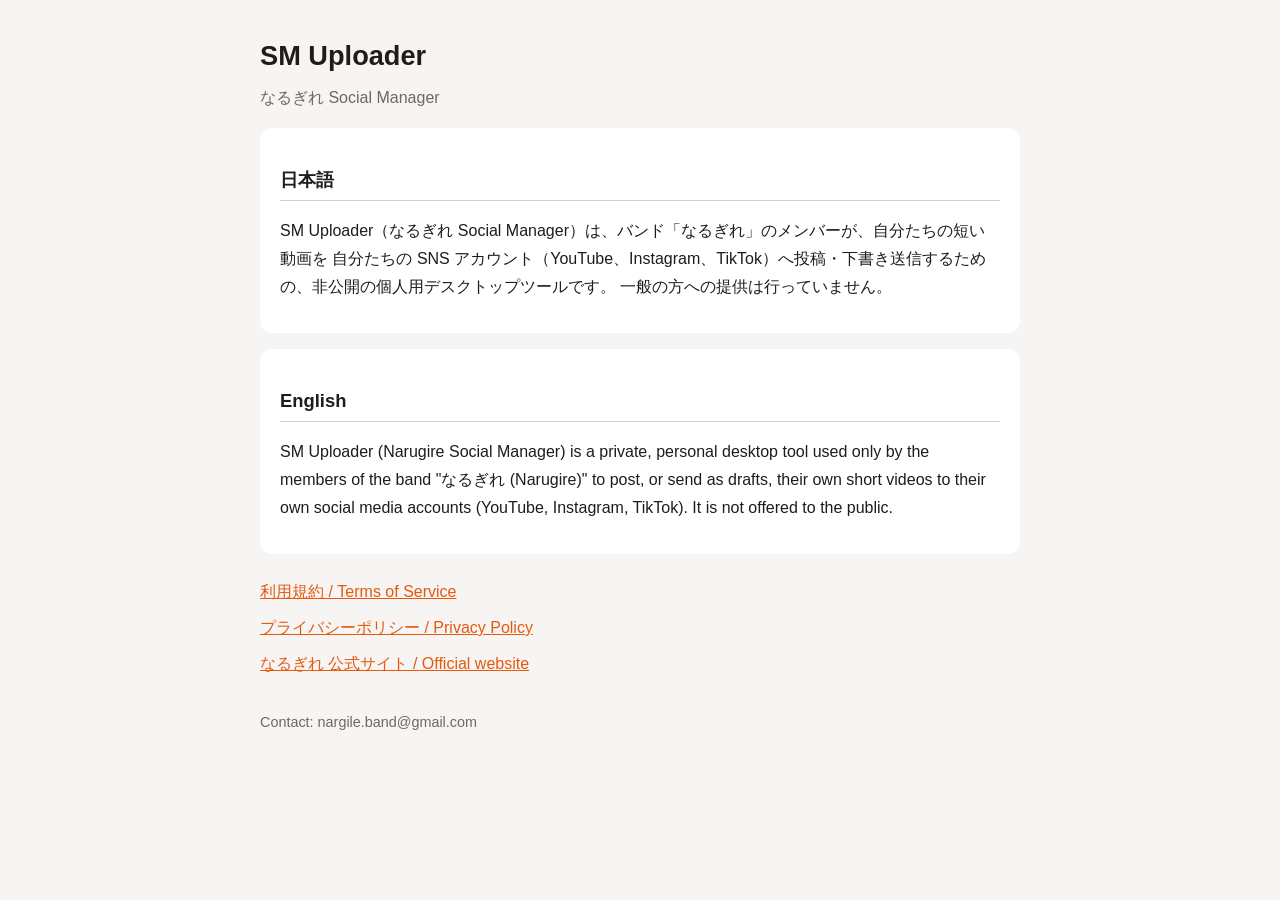
<file: index.html>
<!doctype html>
<html lang="ja">
<head>
<meta charset="utf-8">
<meta name="viewport" content="width=device-width, initial-scale=1">
<title>SM Uploader</title>
<link rel="stylesheet" href="style.css">
</head>
<body>
<main>
  <h1>SM Uploader</h1>
  <p class="lead">なるぎれ Social Manager</p>

  <section>
    <h2>日本語</h2>
    <p>
      SM Uploader（なるぎれ Social Manager）は、バンド「なるぎれ」のメンバーが、自分たちの短い動画を
      自分たちの SNS アカウント（YouTube、Instagram、TikTok）へ投稿・下書き送信するための、非公開の個人用デスクトップツールです。
      一般の方への提供は行っていません。
    </p>
  </section>

  <section>
    <h2>English</h2>
    <p>
      SM Uploader (Narugire Social Manager) is a private, personal desktop tool used only by the members of the band
      "なるぎれ (Narugire)" to post, or send as drafts, their own short videos to their own social media accounts
      (YouTube, Instagram, TikTok). It is not offered to the public.
    </p>
  </section>

  <nav>
    <a href="terms.html">利用規約 / Terms of Service</a>
    <a href="privacy.html">プライバシーポリシー / Privacy Policy</a>
    <a href="https://nargileband.wixsite.com/nargile">なるぎれ 公式サイト / Official website</a>
  </nav>
  <footer>Contact: nargile.band@gmail.com</footer>
</main>
</body>
</html>
</file>
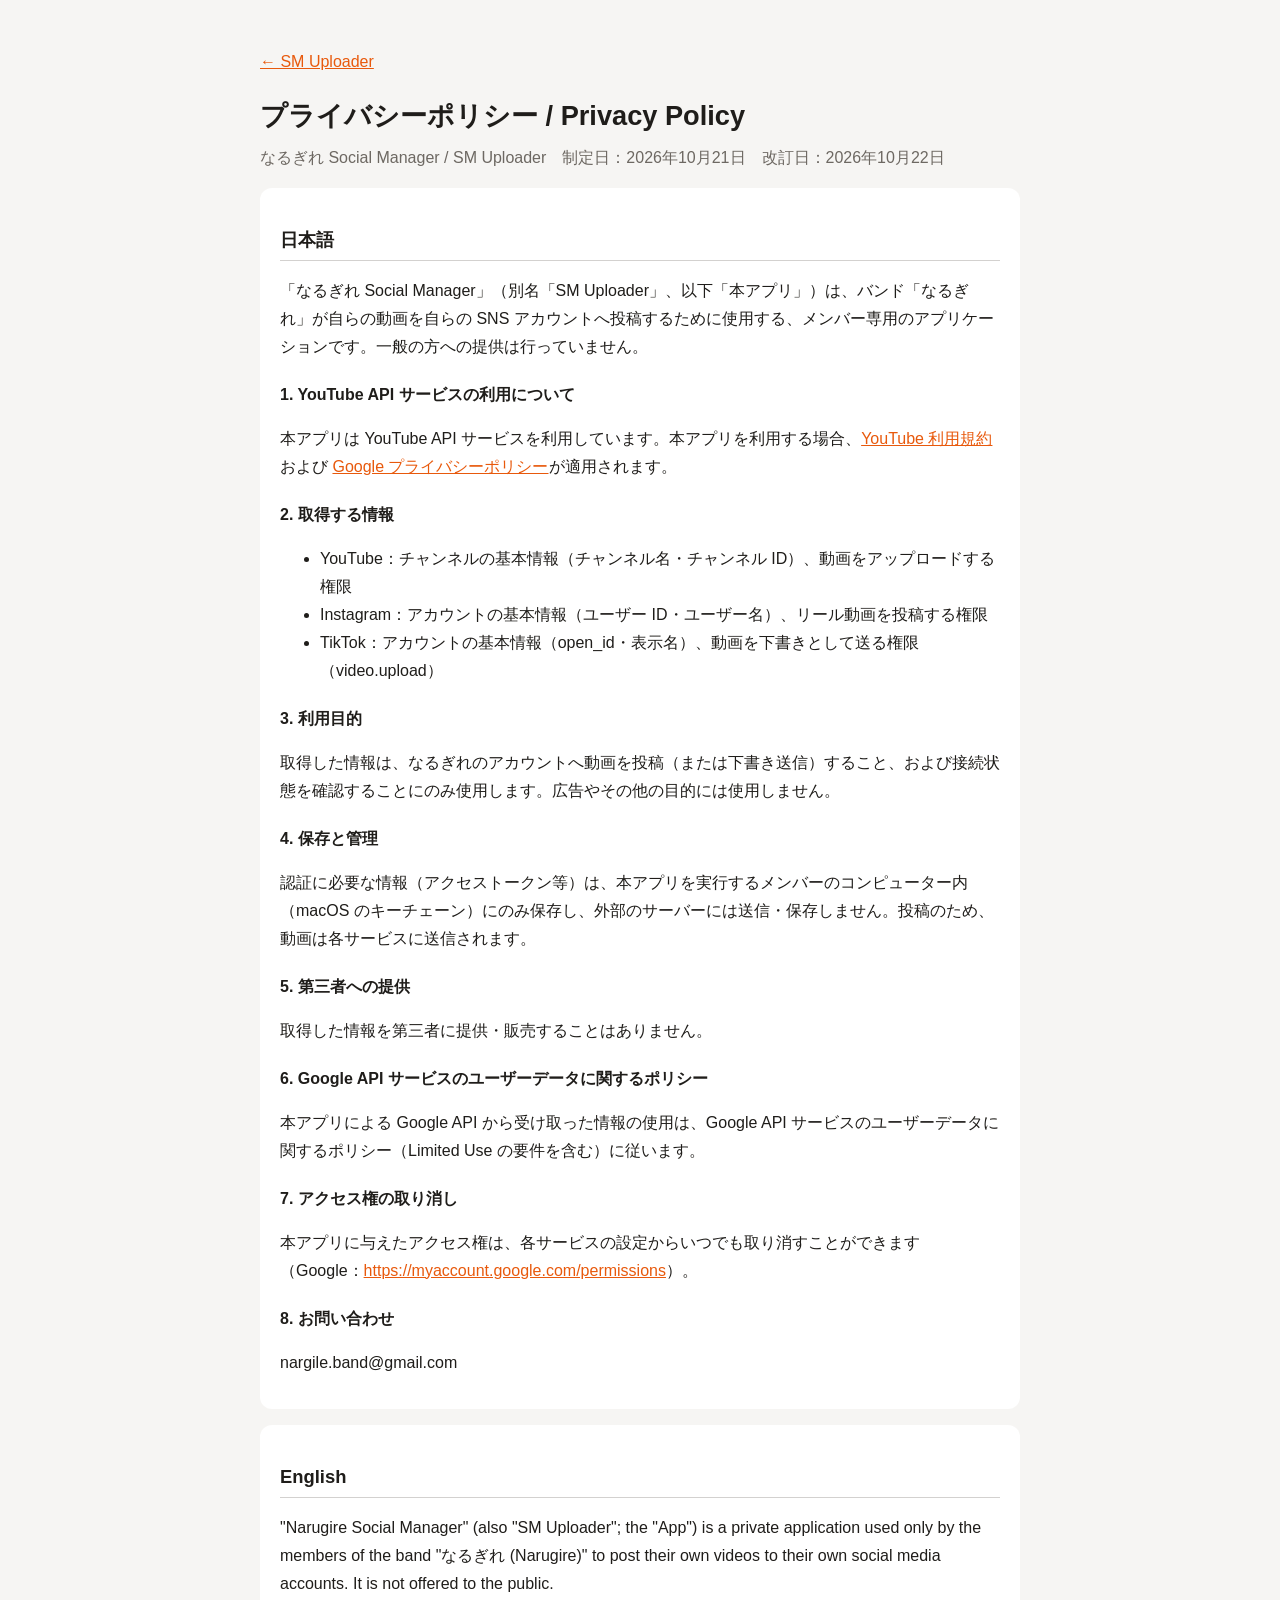
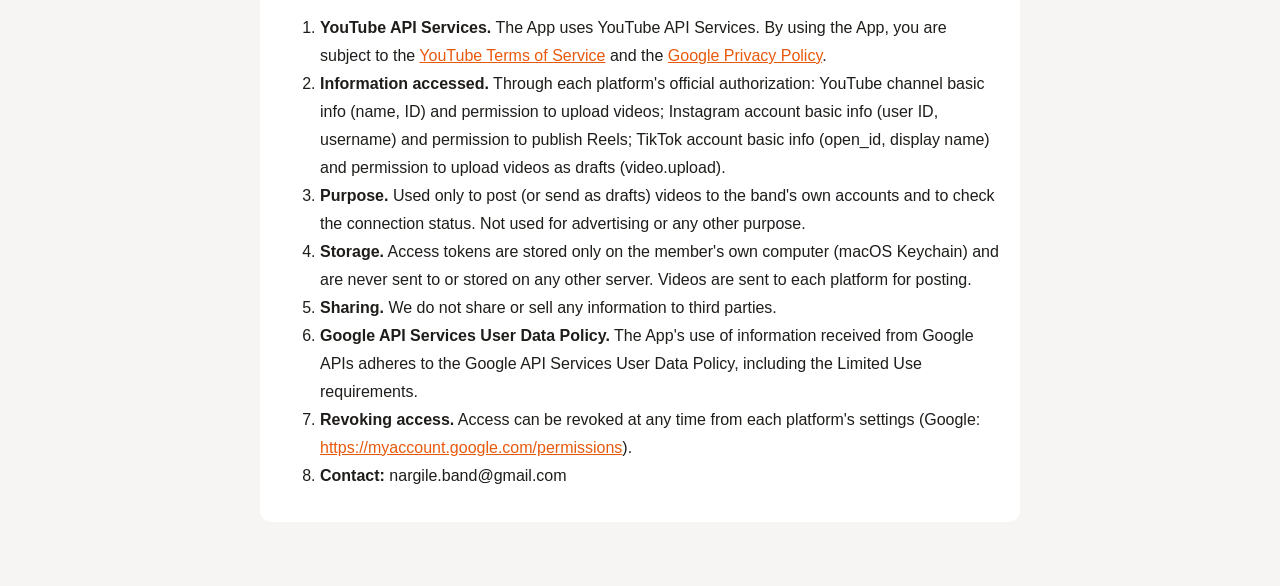
<file: privacy.html>
<!doctype html>
<html lang="ja">
<head>
<meta charset="utf-8">
<meta name="viewport" content="width=device-width, initial-scale=1">
<title>Privacy Policy - SM Uploader</title>
<link rel="stylesheet" href="style.css">
</head>
<body>
<main>
  <p><a href="index.html">← SM Uploader</a></p>
  <h1>プライバシーポリシー / Privacy Policy</h1>
  <p class="lead">なるぎれ Social Manager / SM Uploader　制定日：2026年10月21日　改訂日：2026年10月22日</p>

  <section>
    <h2>日本語</h2>
    <p>「なるぎれ Social Manager」（別名「SM Uploader」、以下「本アプリ」）は、バンド「なるぎれ」が自らの動画を自らの SNS アカウントへ投稿するために使用する、メンバー専用のアプリケーションです。一般の方への提供は行っていません。</p>
    <h3>1. YouTube API サービスの利用について</h3>
    <p>本アプリは YouTube API サービスを利用しています。本アプリを利用する場合、<a href="https://www.youtube.com/t/terms">YouTube 利用規約</a>および <a href="https://policies.google.com/privacy">Google プライバシーポリシー</a>が適用されます。</p>
    <h3>2. 取得する情報</h3>
    <ul>
      <li>YouTube：チャンネルの基本情報（チャンネル名・チャンネル ID）、動画をアップロードする権限</li>
      <li>Instagram：アカウントの基本情報（ユーザー ID・ユーザー名）、リール動画を投稿する権限</li>
      <li>TikTok：アカウントの基本情報（open_id・表示名）、動画を下書きとして送る権限（video.upload）</li>
    </ul>
    <h3>3. 利用目的</h3>
    <p>取得した情報は、なるぎれのアカウントへ動画を投稿（または下書き送信）すること、および接続状態を確認することにのみ使用します。広告やその他の目的には使用しません。</p>
    <h3>4. 保存と管理</h3>
    <p>認証に必要な情報（アクセストークン等）は、本アプリを実行するメンバーのコンピューター内（macOS のキーチェーン）にのみ保存し、外部のサーバーには送信・保存しません。投稿のため、動画は各サービスに送信されます。</p>
    <h3>5. 第三者への提供</h3>
    <p>取得した情報を第三者に提供・販売することはありません。</p>
    <h3>6. Google API サービスのユーザーデータに関するポリシー</h3>
    <p>本アプリによる Google API から受け取った情報の使用は、Google API サービスのユーザーデータに関するポリシー（Limited Use の要件を含む）に従います。</p>
    <h3>7. アクセス権の取り消し</h3>
    <p>本アプリに与えたアクセス権は、各サービスの設定からいつでも取り消すことができます（Google：<a href="https://myaccount.google.com/permissions">https://myaccount.google.com/permissions</a>）。</p>
    <h3>8. お問い合わせ</h3>
    <p>nargile.band@gmail.com</p>
  </section>

  <section>
    <h2>English</h2>
    <p>"Narugire Social Manager" (also "SM Uploader"; the "App") is a private application used only by the members of the band "なるぎれ (Narugire)" to post their own videos to their own social media accounts. It is not offered to the public.</p>
    <ol>
      <li><b>YouTube API Services.</b> The App uses YouTube API Services. By using the App, you are subject to the <a href="https://www.youtube.com/t/terms">YouTube Terms of Service</a> and the <a href="https://policies.google.com/privacy">Google Privacy Policy</a>.</li>
      <li><b>Information accessed.</b> Through each platform's official authorization: YouTube channel basic info (name, ID) and permission to upload videos; Instagram account basic info (user ID, username) and permission to publish Reels; TikTok account basic info (open_id, display name) and permission to upload videos as drafts (video.upload).</li>
      <li><b>Purpose.</b> Used only to post (or send as drafts) videos to the band's own accounts and to check the connection status. Not used for advertising or any other purpose.</li>
      <li><b>Storage.</b> Access tokens are stored only on the member's own computer (macOS Keychain) and are never sent to or stored on any other server. Videos are sent to each platform for posting.</li>
      <li><b>Sharing.</b> We do not share or sell any information to third parties.</li>
      <li><b>Google API Services User Data Policy.</b> The App's use of information received from Google APIs adheres to the Google API Services User Data Policy, including the Limited Use requirements.</li>
      <li><b>Revoking access.</b> Access can be revoked at any time from each platform's settings (Google: <a href="https://myaccount.google.com/permissions">https://myaccount.google.com/permissions</a>).</li>
      <li><b>Contact:</b> nargile.band@gmail.com</li>
    </ol>
  </section>
</main>
</body>
</html>
</file>
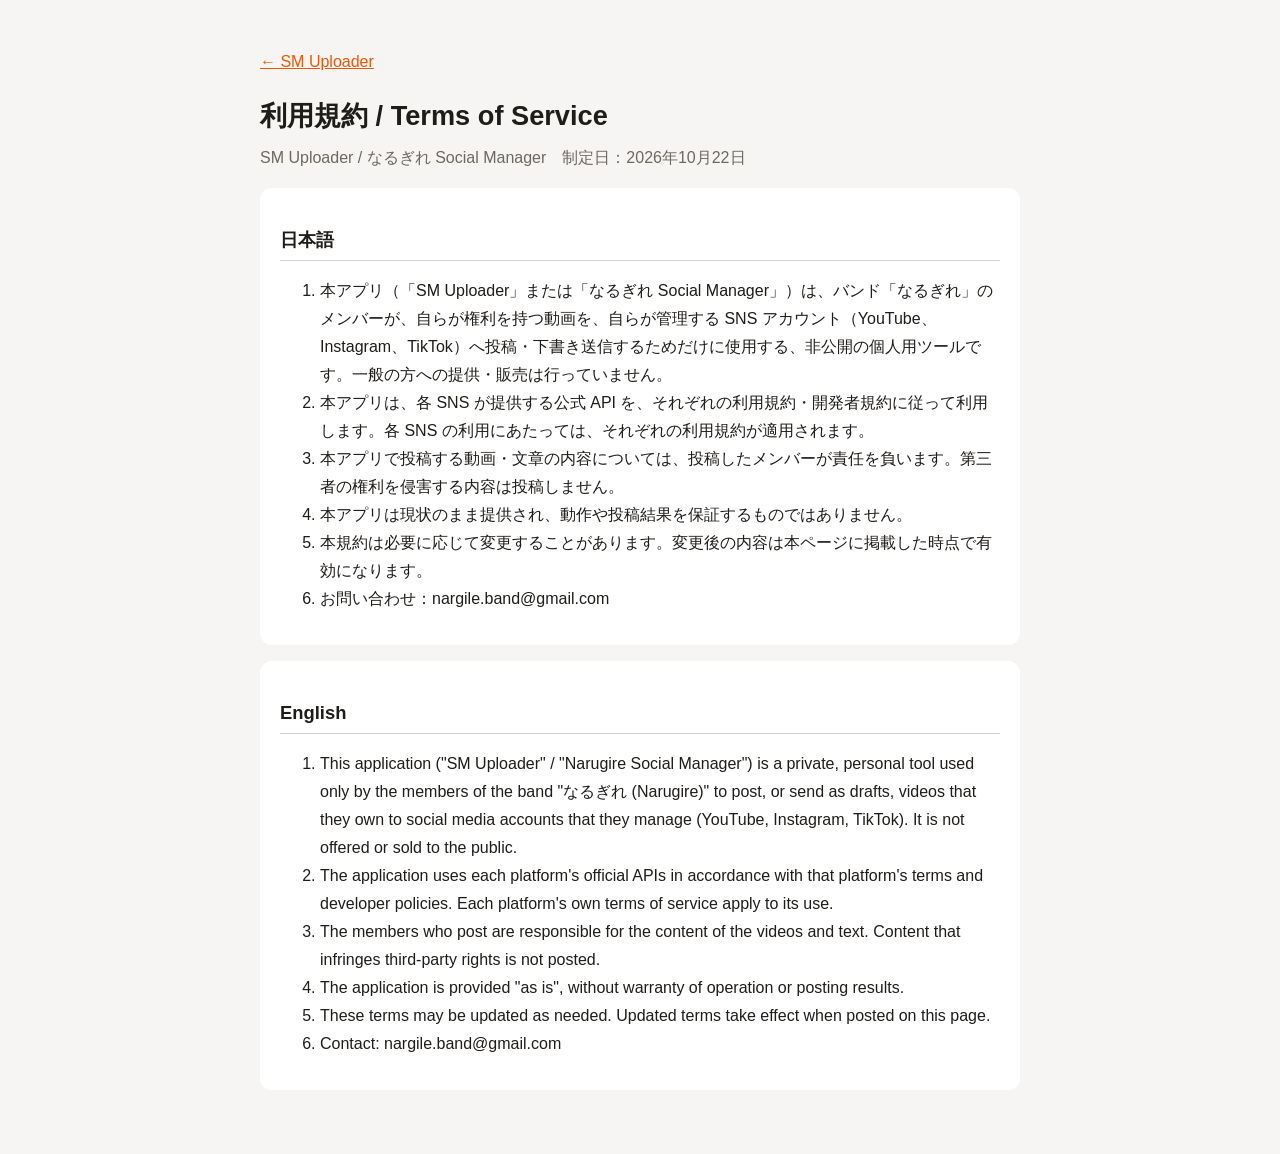
<file: terms.html>
<!doctype html>
<html lang="ja">
<head>
<meta charset="utf-8">
<meta name="viewport" content="width=device-width, initial-scale=1">
<title>Terms of Service - SM Uploader</title>
<link rel="stylesheet" href="style.css">
</head>
<body>
<main>
  <p><a href="index.html">← SM Uploader</a></p>
  <h1>利用規約 / Terms of Service</h1>
  <p class="lead">SM Uploader / なるぎれ Social Manager　制定日：2026年10月22日</p>

  <section>
    <h2>日本語</h2>
    <ol>
      <li>本アプリ（「SM Uploader」または「なるぎれ Social Manager」）は、バンド「なるぎれ」のメンバーが、自らが権利を持つ動画を、自らが管理する SNS アカウント（YouTube、Instagram、TikTok）へ投稿・下書き送信するためだけに使用する、非公開の個人用ツールです。一般の方への提供・販売は行っていません。</li>
      <li>本アプリは、各 SNS が提供する公式 API を、それぞれの利用規約・開発者規約に従って利用します。各 SNS の利用にあたっては、それぞれの利用規約が適用されます。</li>
      <li>本アプリで投稿する動画・文章の内容については、投稿したメンバーが責任を負います。第三者の権利を侵害する内容は投稿しません。</li>
      <li>本アプリは現状のまま提供され、動作や投稿結果を保証するものではありません。</li>
      <li>本規約は必要に応じて変更することがあります。変更後の内容は本ページに掲載した時点で有効になります。</li>
      <li>お問い合わせ：nargile.band@gmail.com</li>
    </ol>
  </section>

  <section>
    <h2>English</h2>
    <ol>
      <li>This application ("SM Uploader" / "Narugire Social Manager") is a private, personal tool used only by the members of the band "なるぎれ (Narugire)" to post, or send as drafts, videos that they own to social media accounts that they manage (YouTube, Instagram, TikTok). It is not offered or sold to the public.</li>
      <li>The application uses each platform's official APIs in accordance with that platform's terms and developer policies. Each platform's own terms of service apply to its use.</li>
      <li>The members who post are responsible for the content of the videos and text. Content that infringes third-party rights is not posted.</li>
      <li>The application is provided "as is", without warranty of operation or posting results.</li>
      <li>These terms may be updated as needed. Updated terms take effect when posted on this page.</li>
      <li>Contact: nargile.band@gmail.com</li>
    </ol>
  </section>
</main>
</body>
</html>
</file>
<file: style.css>
:root { color-scheme: light dark; --text: #1f1d1a; --muted: #6d6862; --bg: #f6f5f3; --card: #fff; --accent: #e8590c; }
@media (prefers-color-scheme: dark) { :root { --text: #f1eeea; --muted: #a59f97; --bg: #161514; --card: #211f1d; --accent: #ff7a33; } }
body { margin: 0; background: var(--bg); color: var(--text); line-height: 1.75;
  font-family: -apple-system, BlinkMacSystemFont, "Hiragino Sans", "Noto Sans JP", sans-serif; }
main { max-width: 760px; margin: 0 auto; padding: 32px 16px 64px; }
h1 { font-size: 1.7rem; margin: 0 0 4px; }
h2 { font-size: 1.15rem; margin: 32px 0 8px; border-bottom: 1px solid color-mix(in srgb, var(--muted) 30%, transparent); padding-bottom: 4px; }
h3 { font-size: 1rem; margin: 20px 0 4px; }
.lead { color: var(--muted); margin: 0 0 16px; }
section { background: var(--card); border-radius: 12px; padding: 4px 20px 16px; margin-top: 16px; }
a { color: var(--accent); }
nav { display: flex; flex-direction: column; gap: 8px; margin-top: 24px; }
footer { color: var(--muted); margin-top: 32px; font-size: 0.9rem; }
</file>
